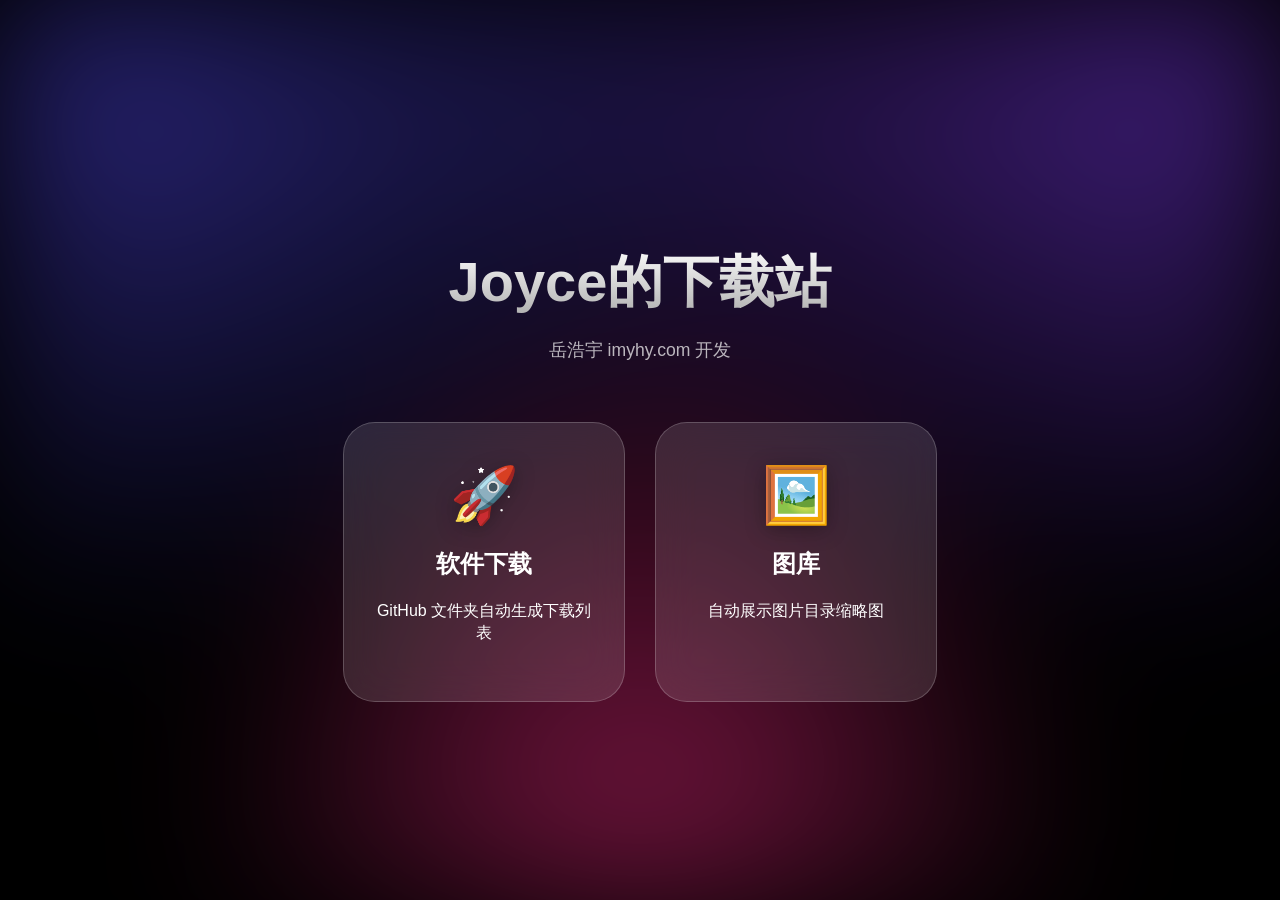
<file: index.html>
<!DOCTYPE html>
<html lang="zh-CN">
<head>
    <meta charset="UTF-8">
    <meta name="viewport" content="width=device-width, initial-scale=1.0">
    <title>Joyce yhy的下载站</title>
    <link rel="stylesheet" href="style.css">
</head>
<body>
    <div class="bg-canvas"></div>

    <div id="app">
        <section id="home-view" class="view active">
            <header class="header">
                <h1 class="main-title">Joyce的下载站</h1>
                <p class="subtitle">岳浩宇 imyhy.com 开发</p>
            </header>
            
            <div class="menu-grid">
                <div class="glass-card" onclick="openCategory('software')">
                    <div class="icon-wrap">🚀</div>
                    <h2>软件下载</h2>
                    <p>GitHub 文件夹自动生成下载列表</p>
                </div>
                <div class="glass-card" onclick="openCategory('gallery')">
                    <div class="icon-wrap">🖼️</div>
                    <h2>图库</h2>
                    <p>自动展示图片目录缩略图</p>
                </div>
            </div>
        </section>

        <section id="list-view" class="view">
            <div class="nav-header">
                <button class="btn-back" onclick="goBack()">← 返回首页</button>
                <h2 id="category-title">资源列表</h2>
            </div>
            
            <div id="content-grid" class="file-grid">
                </div>
        </section>
    </div>

    <script src="script.js"></script>
</body>
</html>
</file>
<file: style.css>
:root {
    --glass: rgba(255, 255, 255, 0.12);
    --glass-heavy: rgba(255, 255, 255, 0.25);
    --border: 1px solid rgba(255, 255, 255, 0.2);
}

body {
    margin: 0; background: #000; color: #fff;
    font-family: "SF Pro Display", -apple-system, sans-serif;
    overflow-x: hidden; min-height: 100vh;
}

/* 弥散渐变背景 */
.bg-canvas {
    position: fixed; width: 100vw; height: 100vh; z-index: -1;
    background: radial-gradient(at 0% 0%, #4f46e5 0px, transparent 50%),
                radial-gradient(at 100% 0%, #7c3aed 0px, transparent 50%),
                radial-gradient(at 50% 100%, #db2777 0px, transparent 50%);
    filter: blur(80px); opacity: 0.6;
}

#app {
    min-height: 100vh; display: flex; align-items: center; justify-content: center;
    padding: 40px 20px; box-sizing: border-box;
}

/* 视图切换动画 */
.view {
    position: absolute; width: 100%; max-width: 1000px;
    opacity: 0; transform: scale(0.9) translateY(30px);
    pointer-events: none; transition: all 0.5s cubic-bezier(0.34, 1.56, 0.64, 1);
}
.view.active {
    opacity: 1; transform: scale(1) translateY(0); pointer-events: auto; position: relative;
}

.header { text-align: center; margin-bottom: 60px; }
.main-title {
    font-size: 3.5rem; margin-bottom: 10px;
    background: linear-gradient(to bottom, #fff, #aaa);
    -webkit-background-clip: text; -webkit-text-fill-color: transparent;
}
.subtitle { color: rgba(255,255,255,0.7); font-size: 1.1rem; }

/* 玻璃卡片 (适配3个并排) */
.menu-grid { display: flex; gap: 30px; justify-content: center; flex-wrap: wrap; }
.glass-card {
    background: var(--glass); backdrop-filter: blur(20px); -webkit-backdrop-filter: blur(20px);
    border: var(--border); border-radius: 32px;
    padding: 40px 30px; width: 220px; text-align: center; cursor: pointer;
    transition: all 0.4s cubic-bezier(0.4, 0, 0.2, 1);
}
.glass-card:active { transform: scale(0.92); background: var(--glass-heavy); }
.glass-card:hover { transform: translateY(-10px); box-shadow: 0 20px 40px rgba(0,0,0,0.3); }
.icon-wrap { font-size: 55px; margin-bottom: 15px; filter: drop-shadow(0 4px 10px rgba(0,0,0,0.3)); }

/* 二级列表样式 */
.nav-header { display: flex; align-items: center; margin-bottom: 30px; }
.btn-back {
    background: var(--glass); border: var(--border); color: #fff;
    padding: 10px 20px; border-radius: 12px; cursor: pointer; margin-right: 20px; transition: 0.3s;
}
.btn-back:hover { background: var(--glass-heavy); }

.file-grid {
    display: grid; grid-template-columns: repeat(auto-fill, minmax(220px, 1fr));
    gap: 20px; max-height: 70vh; overflow-y: auto; padding: 10px;
}

.file-item {
    background: var(--glass); border-radius: 20px; padding: 25px 20px;
    text-align: center; text-decoration: none; color: #fff; border: var(--border);
    transition: 0.3s; display: flex; flex-direction: column; align-items: center; justify-content: center;
}
.file-item:hover { background: var(--glass-heavy); transform: scale(1.05); }
.file-item img { width: 100%; border-radius: 12px; margin-bottom: 10px; object-fit: cover; }
.item-title { font-size: 1.1rem; font-weight: 600; margin-bottom: 8px; word-break: break-all; }
.item-action { font-size: 0.85rem; color: #4ade80; }

.menu-grid {
    max-width: 780px;
    margin: 0 auto;
}

.glass-card p {
    min-height: 2.8em;
    line-height: 1.4;
}

.grid-message {
    grid-column: 1 / -1;
    text-align: center;
    padding: 40px;
    color: rgba(255, 255, 255, 0.78);
}

.grid-message.error {
    color: #ff8a8a;
}

.folder-item {
    cursor: pointer;
    font: inherit;
}

.item-icon {
    font-size: 45px;
    margin-bottom: 15px;
}

.file-item img {
    aspect-ratio: 4 / 3;
    max-height: 180px;
}

@media (max-width: 640px) {
    .main-title { font-size: 2.5rem; }
    .nav-header { align-items: flex-start; flex-direction: column; gap: 16px; }
    .btn-back { margin-right: 0; }
    .file-grid { grid-template-columns: repeat(auto-fill, minmax(160px, 1fr)); }
}
</file>
